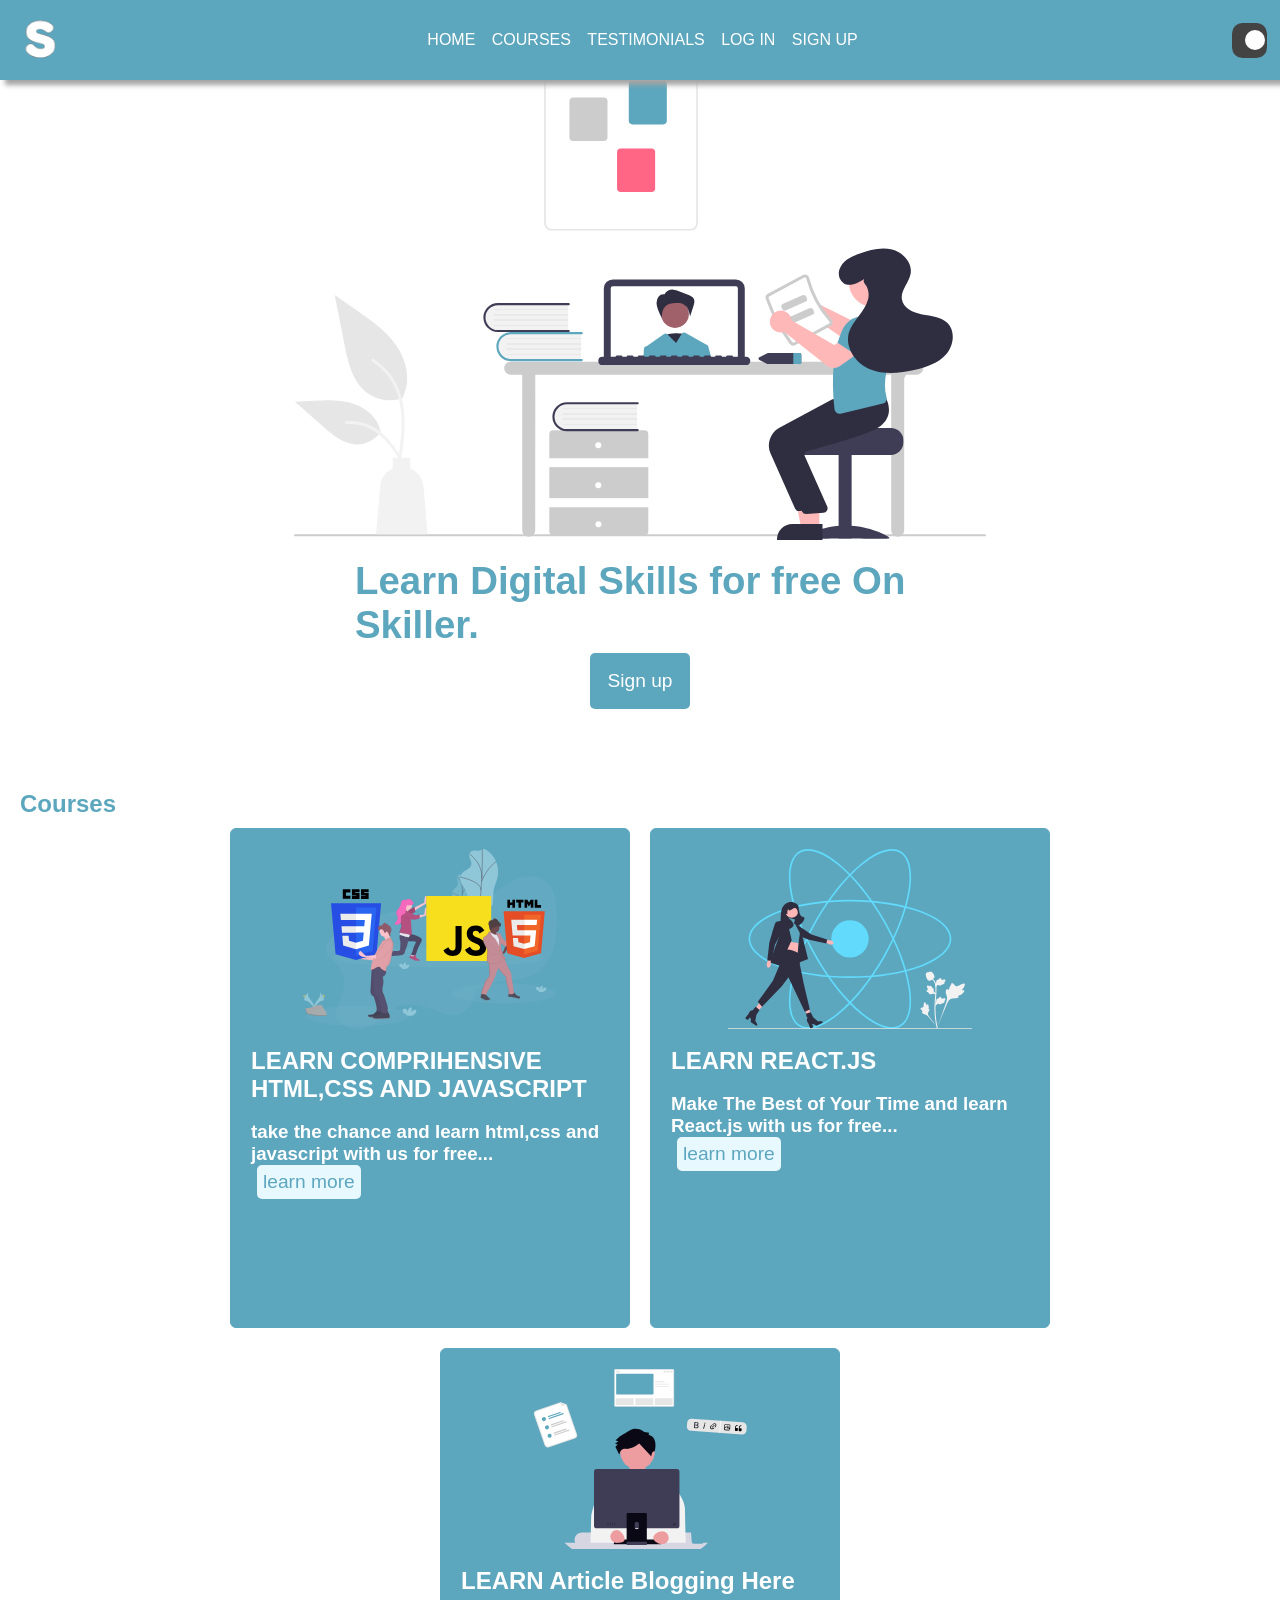
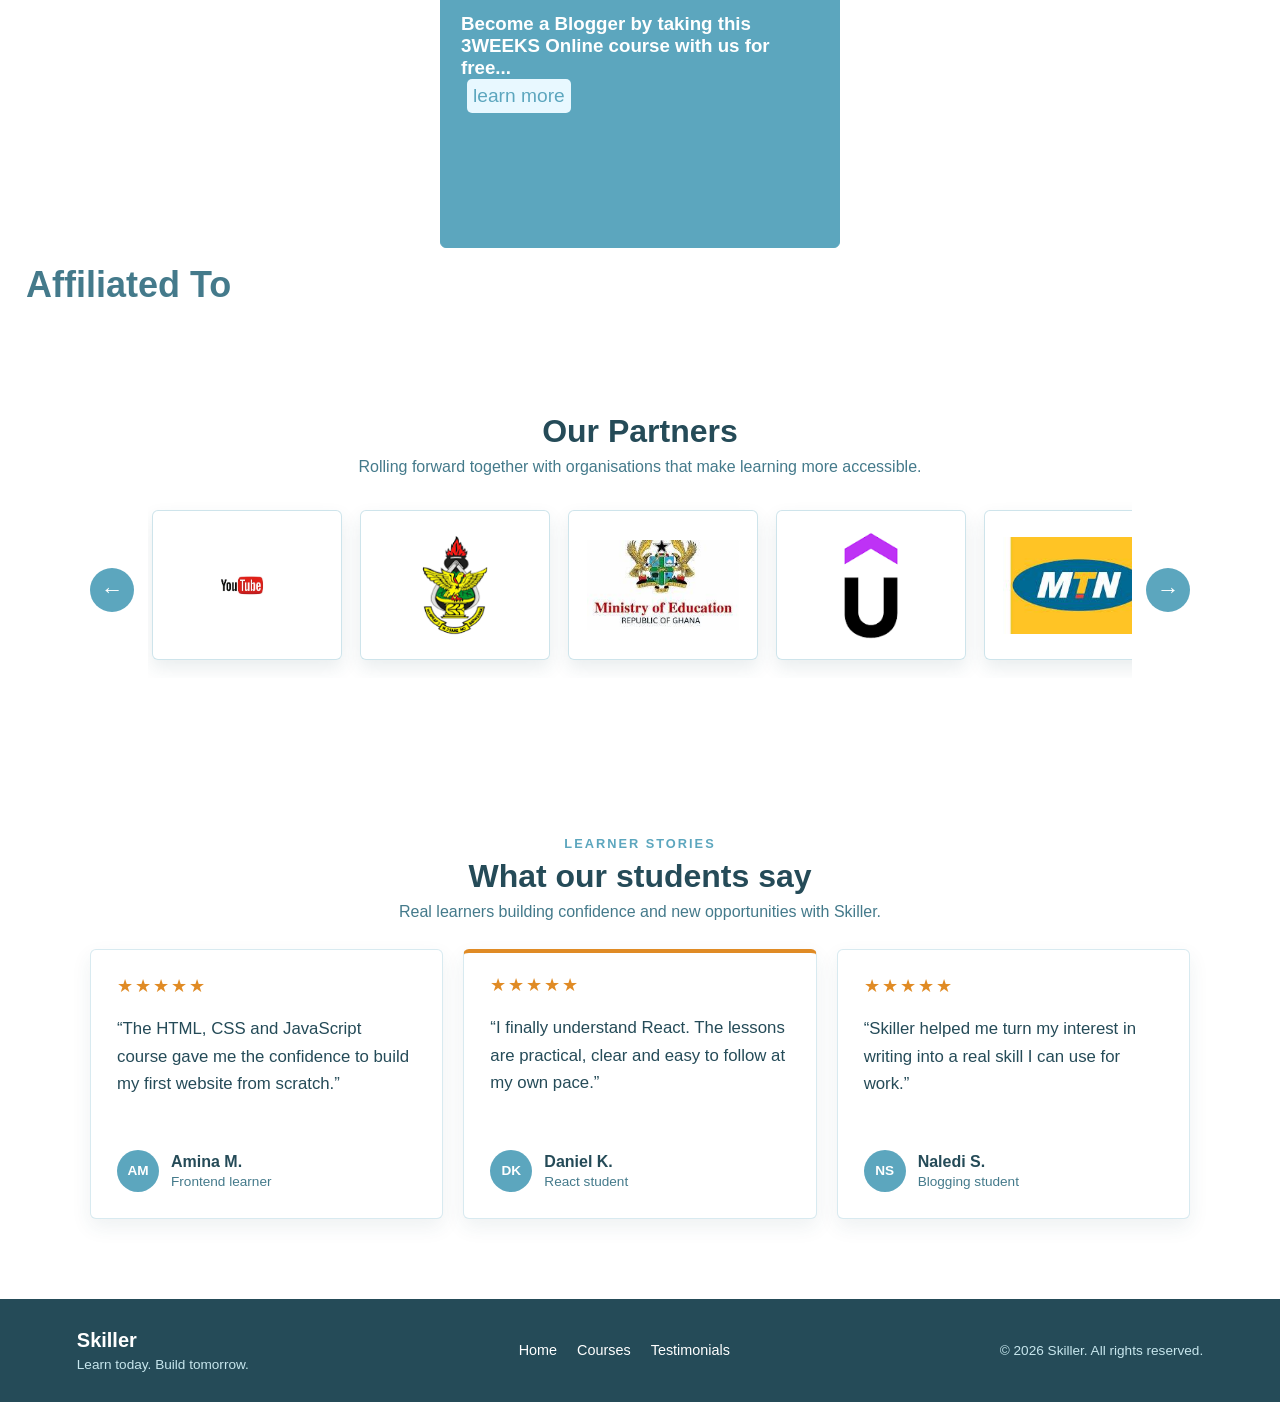
<file: index.html>
<!DOCTYPE html>
<html lang="en">
<head>
    <meta charset="UTF-8">
    <meta name="viewport" content="width=device-width, initial-scale=1.0">
    <title>Elearn</title>
    <link rel="stylesheet" href="style.css">
    <link rel="icon" type="image/png" href="assests/new.png">
</head>
<body>
    <nav>
<div class="logo"><img src="assests/white-s-logo.ico" alt="Skiller logo"></div>

<div class="options">
    <a href="index.html">HOME</a>
    <a href="#section2">COURSES</a>
    <a href="#testimonials">TESTIMONIALS</a>
    <a href="login.html">LOG IN</a>
    <a href="signup.html">SIGN UP</a>

   </div>

   <div class="pc-sizetoggle"><div class="iner-ins"></div></div> 

<div id="manu-button"><img src="assests/menu-closer.svg" width="30px" height="30px"></div>
   
<div class="sidebar">
    <span id="close-button"><img src="assests/x.svg"></span>
    <a href="index.html">HOME</a>
    <a href="courses.html
    ">COURSES</a>
    <a href="#testimonials">TESTIMONIALS</a>
    <a href="login.html">LOG IN</a>
    <a href="signup.html">SIGN UP</a>

   </div>

</nav>


    <main>

        <div class="container">


            <div class="section1">

<div class="intro">

<h1>Learn Digital Skills for free On Skiller.</h1>
<a class="hero-action" href="signup.html"><button type="button">Sign up</button></a>
</div>
<div class="illas">
<img src="assests/undraw_online-learning_tgmv.svg" alt="online learning" title="online learning">
</div>

            </div>

            <div class="section2" id="section2">

                <span class="colls"><h2>Courses</h2></span>

                <div class="courses-arrengment">

                    
<div class="courses-card">
<img src="assests/undraw_static-assets_di5m.svg"   alt="font-end technologies">
<br>
<h2>LEARN COMPRIHENSIVE HTML,CSS AND JAVASCRIPT</h2><br>
<h3>take the chance and learn html,css and javascript with us for free...</h3> <a href="courses.html"><button class="CB">learn more</button></a>
</div>


<div class="courses-card">
<img src="assests/undraw_react_ytu4.svg"   alt="font-end technologies">
<br>
<h2>LEARN REACT.JS</h2><br>
<h3>Make The Best of Your Time and learn React.js with us for free...</h3> <a href="courses.html"><button class="CB">learn more</button></a>
</div>


<div class="courses-card">
<img src="assests/undraw_writing-online_x665.svg"   alt="font-end technologies">
<br>
<h2>LEARN Article Blogging Here</h2><br>
<h3>Become a Blogger by taking this 3WEEKS Online course with us for free...</h3> <a href="courses.html"><button class="CB">learn more</button></a>
</div>
                </div>
       <span class="Af"><h2>Affiliated To</h2></span>         
                </div>


                <div class="section3" id="section3">
                    <div class="partners-heading">
                        <h2>Our Partners</h2>
                        <p>Rolling forward together with organisations that make learning more accessible.</p>
                    </div>
                    <div class="partners-wheel-wrap">
                        <button class="wheel-button wheel-prev" type="button" aria-label="Show previous partners">&#8592;</button>
                        <div class="partners-wheel" tabindex="0" aria-label="Our partners carousel"></div>
                        <button class="wheel-button wheel-next" type="button" aria-label="Show next partners">&#8594;</button>
                    </div>
                </div>

                <section class="testimonials-section" id="testimonials">
                    <div class="testimonials-heading">
                        <span class="eyebrow">Learner stories</span>
                        <h2>What our students say</h2>
                        <p>Real learners building confidence and new opportunities with Skiller.</p>
                    </div>
                    <div class="testimonials-grid">
                        <article class="testimonial-card">
                            <div class="testimonial-stars" aria-label="5 out of 5 stars">★★★★★</div>
                            <blockquote>“The HTML, CSS and JavaScript course gave me the confidence to build my first website from scratch.”</blockquote>
                            <div class="testimonial-author">
                                <span class="author-avatar">AM</span>
                                <div><strong>Amina M.</strong><span>Frontend learner</span></div>
                            </div>
                        </article>
                        <article class="testimonial-card featured-testimonial">
                            <div class="testimonial-stars" aria-label="5 out of 5 stars">★★★★★</div>
                            <blockquote>“I finally understand React. The lessons are practical, clear and easy to follow at my own pace.”</blockquote>
                            <div class="testimonial-author">
                                <span class="author-avatar">DK</span>
                                <div><strong>Daniel K.</strong><span>React student</span></div>
                            </div>
                        </article>
                        <article class="testimonial-card">
                            <div class="testimonial-stars" aria-label="5 out of 5 stars">★★★★★</div>
                            <blockquote>“Skiller helped me turn my interest in writing into a real skill I can use for work.”</blockquote>
                            <div class="testimonial-author">
                                <span class="author-avatar">NS</span>
                                <div><strong>Naledi S.</strong><span>Blogging student</span></div>
                            </div>
                        </article>
                    </div>
                </section>

                </div>
    </main>

    <footer class="site-footer">
        <div class="footer-brand">
            <strong>Skiller</strong>
            <span>Learn today. Build tomorrow.</span>
        </div>
        <div class="footer-links">
            <a href="index.html">Home</a>
            <a href="#section2">Courses</a>
            <a href="#testimonials">Testimonials</a>
        </div>
        <p class="footer-copy">&copy; 2026 Skiller. All rights reserved.</p>
    </footer>
    <script src="script.js?v=3"></script>
</body>
</html>
</file>
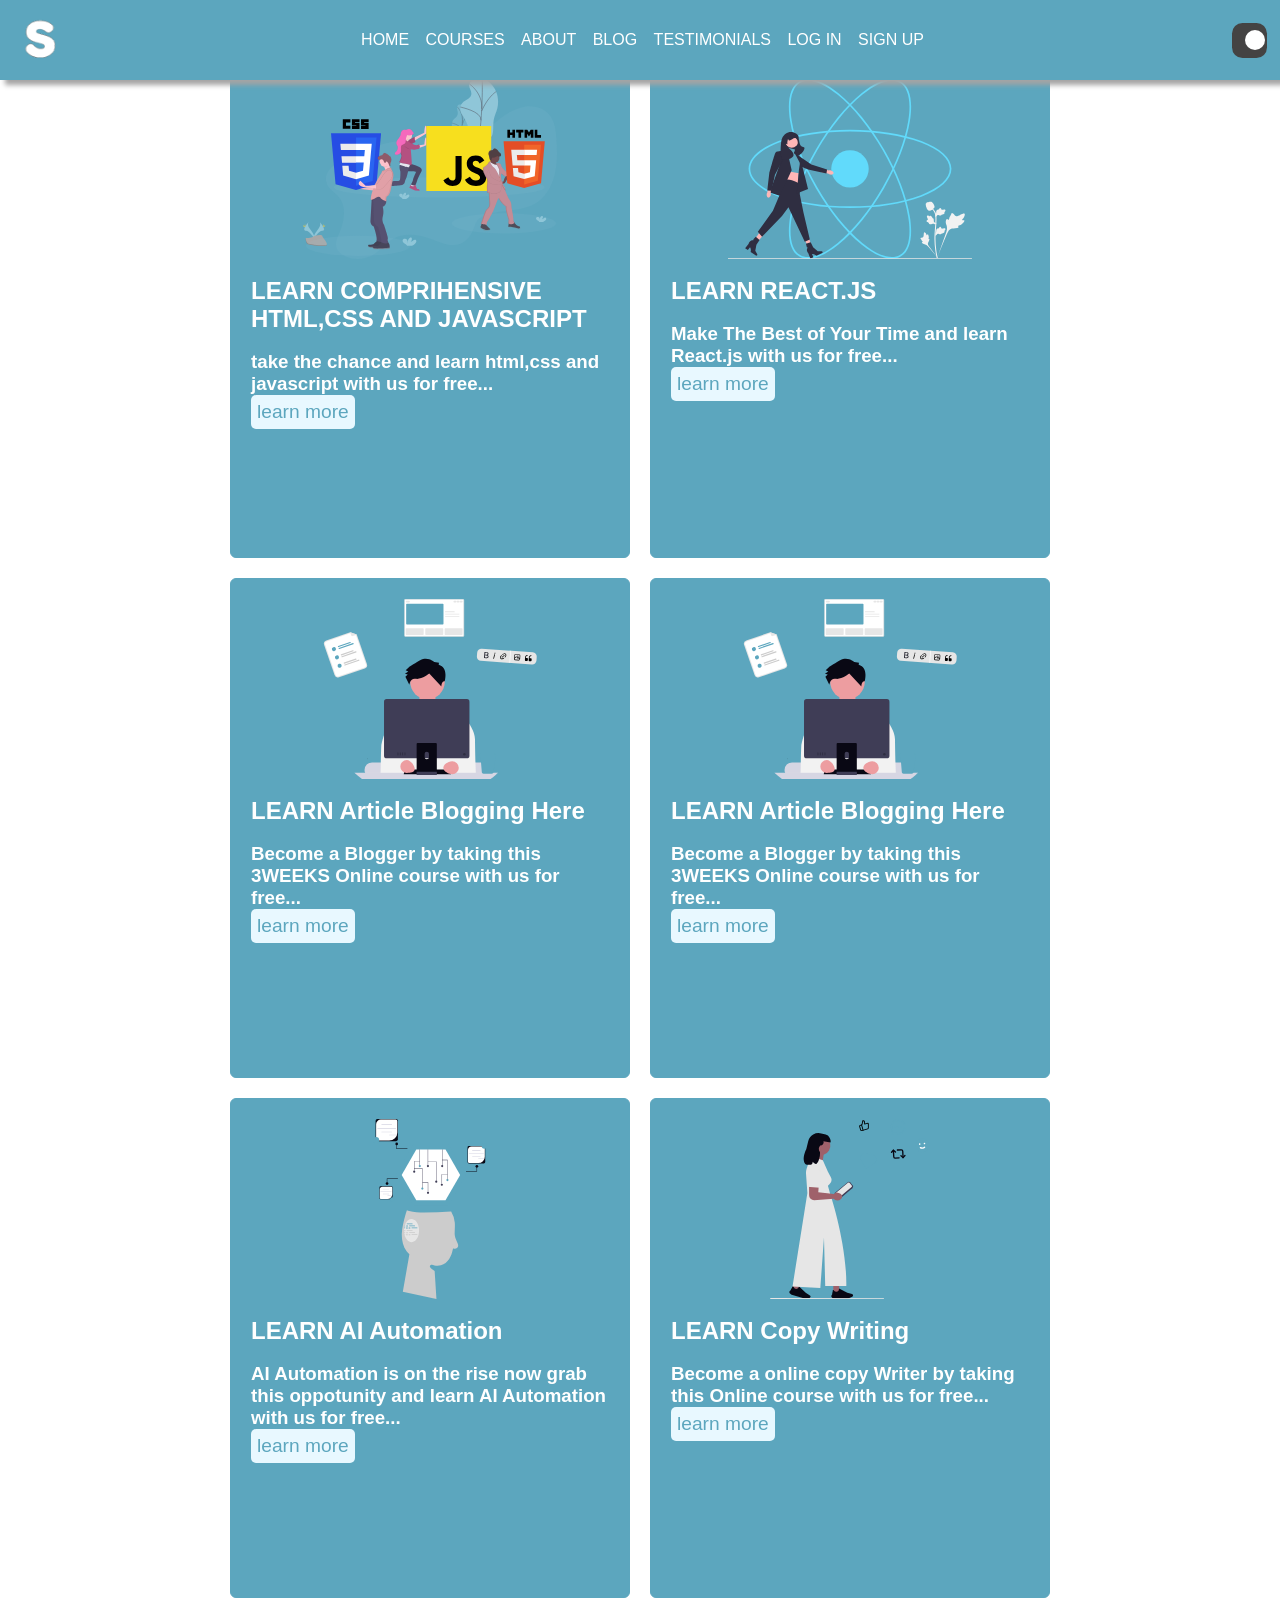
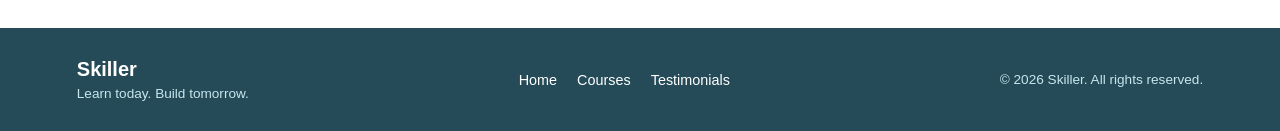
<file: courses.html>
<!DOCTYPE html>
<html lang="en">
<head>
    <meta charset="UTF-8">
    <meta name="viewport" content="width=device-width, initial-scale=1.0">
    <title>Elearn/courses</title>
    <link rel="stylesheet" href="style.css">
    <link rel="icon" type="image/png" href="assests/new.png">
</head>
<body>
<nav>


<div class="logo"><img src="assests/white-s-logo.ico" alt="Skiller logo"></div>

<div class="options">
    <a href="index.html">HOME</a>
    <a href="courses.html">COURSES</a>
    <a href="">ABOUT</a>
    <a href="">BLOG</a>
    <a href="">TESTIMONIALS</a>
    <a href="login.html">LOG IN</a>
    <a href="signup.html">SIGN UP</a>

   </div>

   <div class="pc-sizetoggle"><div class="iner-ins"></div></div> 

<div id="manu-button"><img src="assests/menu-closer.svg" width="30px" height="30px"></div>
   
<div class="sidebar">
    <span id="close-button"><img src="assests/x.svg"></span>
    <a href="index.html">HOME</a>
    <a href="courses.html">COURSES</a>
    <a href="">ABOUT</a>
    <a href="">BLOG</a>
    <a href="">TESTIMONIALS</a>
    <a href="login.html">LOG IN</a>
    <a href="signup.html">SIGN UP</a>

   </div>

</nav>
    <div class="course-main">
<span class="colls" id="kolls"><h2>OUR COURSES</h2></span>





                <div class="courses-arrengment">

                    
<div class="courses-card">
<img src="assests/undraw_static-assets_di5m.svg"   alt="font-end technologies">
<br>
<h2>LEARN COMPRIHENSIVE HTML,CSS AND JAVASCRIPT</h2><br>
<h3>take the chance and learn html,css and javascript with us for free...</h3> <button class="CB">learn more</button>
</div>


<div class="courses-card">
<img src="assests/undraw_react_ytu4.svg"   alt="font-end technologies">
<br>
<h2>LEARN REACT.JS</h2><br>
<h3>Make The Best of Your Time and learn React.js with us for free...</h3> <button class="CB">learn more</button>
</div>


<div class="courses-card">
<img src="assests/undraw_writing-online_x665.svg"   alt="font-end technologies">
<br>
<h2>LEARN Article Blogging Here</h2><br>
<h3>Become a Blogger by taking this 3WEEKS Online course with us for free...</h3> <button class="CB">learn more</button>
</div>

<div class="courses-card">
<img src="assests/undraw_writing-online_x665.svg"   alt="font-end technologies">
<br>
<h2>LEARN Article Blogging Here</h2><br>
<h3>Become a Blogger by taking this 3WEEKS Online course with us for free...</h3> <button class="CB">learn more</button>
</div>


<div class="courses-card">
<img src="assests/undraw_artificial-intelligence_43qa.svg"   alt="font-end technologies">
<br>
<h2>LEARN AI Automation</h2><br>
<h3>AI Automation is on the rise now grab this oppotunity and learn AI Automation with us for free...</h3> <button class="CB">learn more</button>
</div>

<div class="courses-card">
<img src="assests/undraw_social-media-interactions_5rls.svg"  alt="font-end technologies">
<br>
<h2>LEARN Copy Writing</h2><br>
<h3>Become a online copy Writer by taking this Online course with us for free...</h3> <button class="CB">learn more</button>
</div>


                </div>


   </div>


    <footer class="site-footer">
        <div class="footer-brand">
            <strong>Skiller</strong>
            <span>Learn today. Build tomorrow.</span>
        </div>
        <div class="footer-links">
            <a href="index.html">Home</a>
            <a href="#section2">Courses</a>
            <a href="#testimonials">Testimonials</a>
        </div>
        <p class="footer-copy">&copy; 2026 Skiller. All rights reserved.</p>
    </footer>

    <script src="script.js"></script>
</body>
</html>
</file>
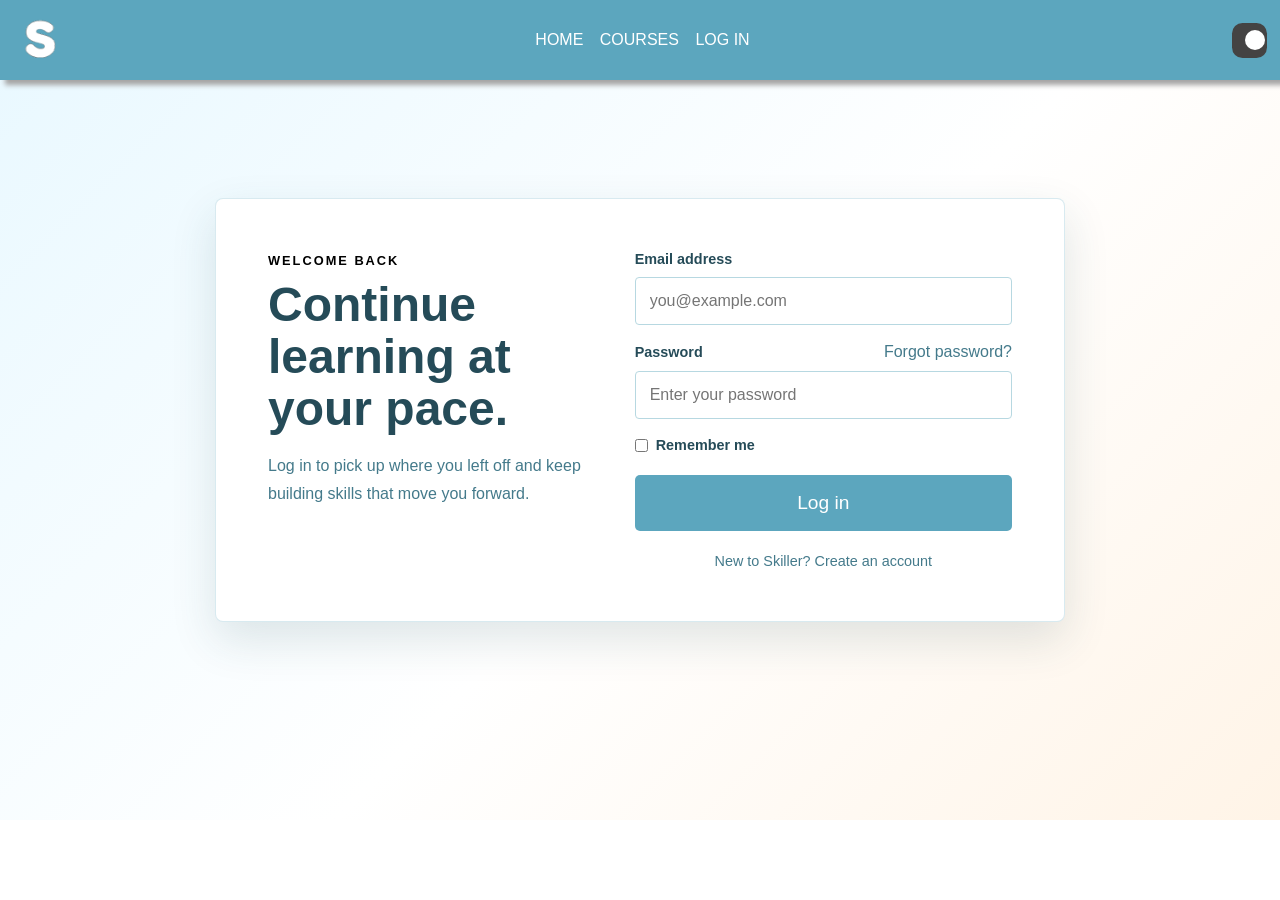
<file: login.html>
<!DOCTYPE html>
<html lang="en">
<head>
    <meta charset="UTF-8">
    <meta name="viewport" content="width=device-width, initial-scale=1.0">
    <title>Log in | Skiller</title>
    <link rel="stylesheet" href="style.css">
    <link rel="icon" type="image/png" href="assests/new.png">
</head>
<body>
    <nav>
        <div class="logo"><img src="assests/white-s-logo.ico" alt="Skiller logo"></div>
        <div class="options">
            <a href="index.html">HOME</a>
            <a href="courses.html">COURSES</a>
            <a href="login.html" aria-current="page">LOG IN</a>
        </div>
        <div class="pc-sizetoggle"><div class="iner-ins"></div></div>
        <div id="manu-button"><img src="assests/menu-closer.svg" width="30" height="30" alt="Open menu"></div>
        <div class="sidebar">
            <span id="close-button"><img src="assests/x.svg" alt="Close menu"></span>
            <a href="index.html">HOME</a>
            <a href="courses.html">COURSES</a>
            <a href="login.html" aria-current="page">LOG IN</a>
        </div>
    </nav>

    <main class="login-page">
        <section class="login-panel" aria-labelledby="login-title">
            <div class="login-copy">
                <span class="eyebrow">Welcome back</span>
                <h1 id="login-title">Continue learning at your pace.</h1>
                <p>Log in to pick up where you left off and keep building skills that move you forward.</p>
            </div>

            <form class="login-form">
                <label for="email">Email address</label>
                <input id="email" name="email" type="email" autocomplete="email" placeholder="you@example.com" required>
                <div class="password-label-row">
                    <label for="password">Password</label>
                    <a href="#">Forgot password?</a>
                </div>
                <input id="password" name="password" type="password" autocomplete="current-password" placeholder="Enter your password" required>
                <label class="remember-option" for="remember">
                    <input id="remember" name="remember" type="checkbox">
                    <span>Remember me</span>
                </label>
                <button type="submit">Log in</button>
                <p class="login-signup">New to Skiller? <a href="signup.html">Create an account</a></p>
            </form>
        </section>
    </main>
    <script src="script.js"></script>
</body>
</html>
</file>
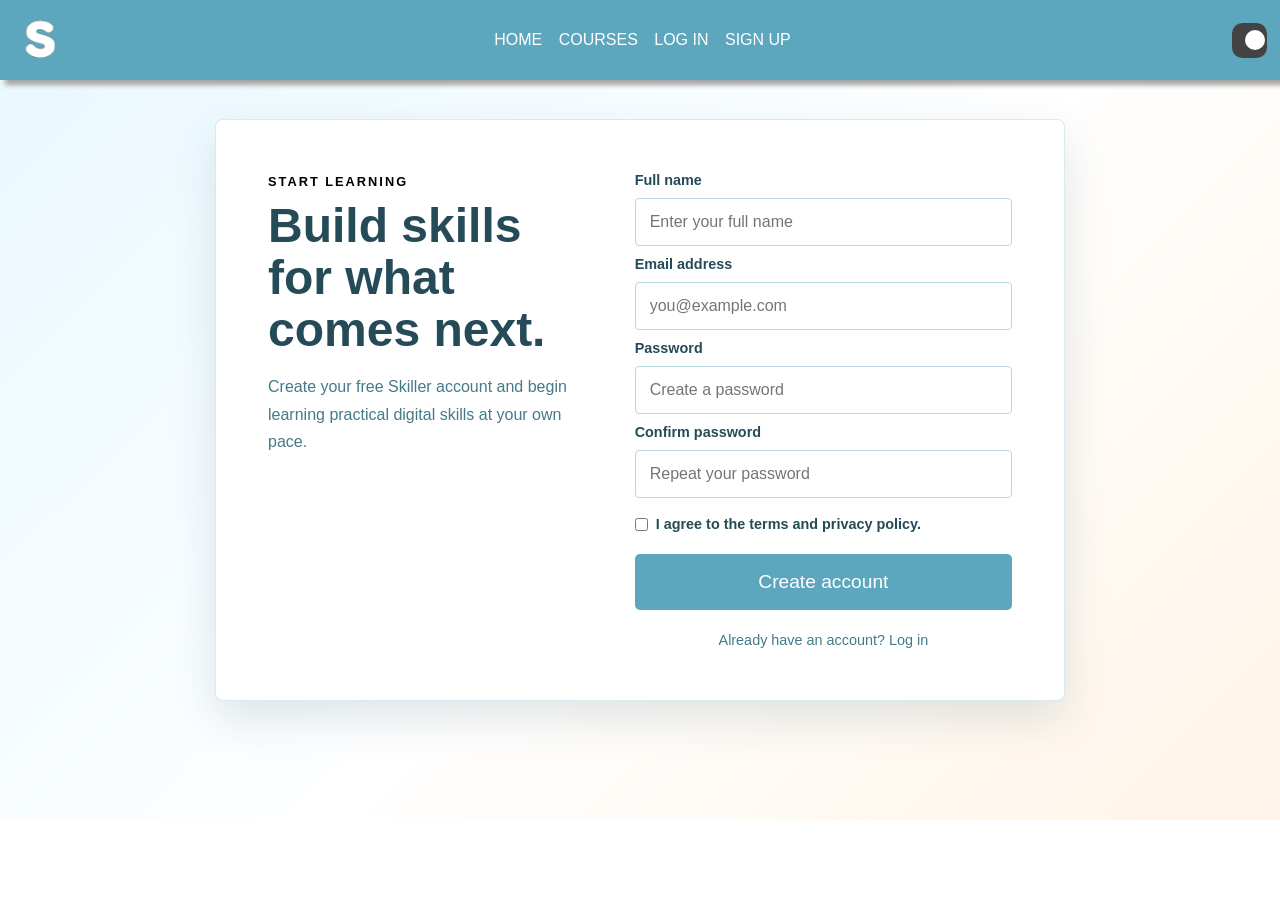
<file: signup.html>
<!DOCTYPE html>
<html lang="en">
<head>
    <meta charset="UTF-8">
    <meta name="viewport" content="width=device-width, initial-scale=1.0">
    <title>Sign up | Skiller</title>
    <link rel="stylesheet" href="style.css">
    <link rel="icon" type="image/png" href="assests/new.png">
</head>
<body>
    <nav>
        <div class="logo"><img src="assests/white-s-logo.ico" alt="Skiller logo"></div>
        <div class="options">
            <a href="index.html">HOME</a>
            <a href="courses.html">COURSES</a>
            <a href="login.html">LOG IN</a>
            <a href="signup.html" aria-current="page">SIGN UP</a>
        </div>
        <div class="pc-sizetoggle"><div class="iner-ins"></div></div>
        <div id="manu-button"><img src="assests/menu-closer.svg" width="30" height="30" alt="Open menu"></div>
        <div class="sidebar">
            <span id="close-button"><img src="assests/x.svg" alt="Close menu"></span>
            <a href="index.html">HOME</a>
            <a href="courses.html">COURSES</a>
            <a href="login.html">LOG IN</a>
            <a href="signup.html" aria-current="page">SIGN UP</a>
        </div>
    </nav>

    <main class="login-page">
        <section class="login-panel" aria-labelledby="signup-title">
            <div class="login-copy">
                <span class="eyebrow">Start learning</span>
                <h1 id="signup-title">Build skills for what comes next.</h1>
                <p>Create your free Skiller account and begin learning practical digital skills at your own pace.</p>
            </div>

            <form class="login-form">
                <label for="name">Full name</label>
                <input id="name" name="name" type="text" autocomplete="name" placeholder="Enter your full name" required>
                <label for="email">Email address</label>
                <input id="email" name="email" type="email" autocomplete="email" placeholder="you@example.com" required>
                <label for="password">Password</label>
                <input id="password" name="password" type="password" autocomplete="new-password" placeholder="Create a password" minlength="8" required>
                <label for="confirm-password">Confirm password</label>
                <input id="confirm-password" name="confirm-password" type="password" autocomplete="new-password" placeholder="Repeat your password" minlength="8" required>
                <label class="remember-option" for="terms">
                    <input id="terms" name="terms" type="checkbox" required>
                    <span>I agree to the terms and privacy policy.</span>
                </label>
                <button type="submit">Create account</button>
                <p class="login-signup">Already have an account? <a href="login.html">Log in</a></p>
            </form>
        </section>
    </main>
    <script src="script.js"></script>
</body>
</html>
</file>
<file: style.css>
*{transition: all 0.4s ease;
    padding: 0;
    margin: 0;
    box-sizing: border-box;
    font-family: 'Trebuchet MS', 'Lucida Sans Unicode', 'Lucida Grande', 'Lucida Sans', Arial, sans-serif;
}
html{
    scroll-behavior: smooth;
}
body{
    background-color: white;
}
img{
max-width: 100%;
height: auto;
}
nav{
    position: fixed;
    top: 0;
    z-index: 999;
    width: 100%;
    display: flex;
    align-items: center;
    justify-content: space-between;
    padding: 13px;
    background-color: #5ca6be;
    height: 80px;
    box-shadow: 5px 5px 5px rgb(165, 164, 164);

}
.logo {
    align-items: center;
    display: flex;
    height: 54px;
    width: 54px;
}
.logo img {
    display: block;
    height: 100%;
    object-fit: contain;
    width: 100%;
}
a{
    text-decoration: none;
    padding: 6px;
    color: white;
    font-family: 'Trebuchet MS', 'Lucida Sans Unicode', 'Lucida Grande', 'Lucida Sans', Arial, sans-serif;

} 
.options{
    padding-right: 14px;
    
}
a:hover{
    transform: scale(1.1);
    color: #e8f8ff;
    text-decoration: underline;
    text-transform: lowercase;
}
#manu-button{
    cursor: pointer;
    display: none;
    padding-right: 14px;
}
.sidebar{
    position: fixed;
    top: 0;
    left: 0;
    width: 100%;
    height: 100%;
    background-color: white;
    transition: 0.5s;
    color: rgb(92, 166, 190);
    z-index: 1;
    display: none;
    align-items: center;

    gap: 10px;
    flex-direction: column; 
}
.sidebar #close-button{
    position: absolute;
    padding-right: 14px;
  cursor: pointer;
  top: 10px;
  right: 0;
  margin-top: 10px;
}
.sidebar a{
    font-size: 20px;
    color: rgb(92, 166, 190);
}
.sidebar a:first-of-type {
    margin-top: 50px;
}
.sidebar a:hover{
    transform: scale(1.1);
    color: #e8f8ff;
    text-decoration: underline;
    text-transform: lowercase;
    background-color: rgb(92, 166, 190);
    color: white;
    width: 100%;
    text-align: center;
}
.pc-sizetoggle{
   cursor: pointer;
    width: 35px;
    height: 35px;
    border-radius: 30%;
    background-color: rgb(68, 67, 67);
    position: relative;
    display: flex;
    align-items: center;
    justify-content: center;
}
.iner-ins {
    border-radius: 20px;
    height: 20px;
   width: 20px;
   background-color: white;
    position: absolute;
    margin: 2px;
    right: 0;
    
}



body.dark-mode {
    background-color: #121212;
    color: white;
}
.sidebar.dark-mode{
    background-color: #222;

}

body.dark-mode nav {
    background-color: #222;
}
body.dark-mode .login-page {
    background: linear-gradient(135deg, #121212 0%, #1d2d33 55%, #30271d 100%);
}
body.dark-mode .login-panel {
    background-color: #1f292d;
    border-color: rgba(199, 230, 237, 0.2);
    box-shadow: 0 18px 45px rgba(0, 0, 0, 0.35);
}
body.dark-mode .login-copy h1,
body.dark-mode .login-form label {
    color: #e8f8ff;
}
body.dark-mode .login-copy p,
body.dark-mode .login-signup,
body.dark-mode .password-label-row a,
body.dark-mode .login-signup a {
    color: #c7e6ed;
}
body.dark-mode .login-form input[type="text"],
body.dark-mode .login-form input[type="email"],
body.dark-mode .login-form input[type="password"] {
    background-color: #12191c;
    border-color: #447a8b;
    color: #e8f8ff;
}
body.dark-mode .login-form input::placeholder {
    color: #9bbbc4;
}
.clorechange{
    background-color: white;
}
.sun{
    background-color: black;
    left: 0;
}

@media (max-width: 600px){
  .options{
    display: none;
  }
 #manu-button{
    display: block;
  } 
 .pc-sizetoggle {
    display: none;
  }

}
.container{
    height: 100%;
   width: 100%;
    display: flex;
    align-items: center;
    flex-direction: column;
    color:#5ca6be ;

}
.section1{
    display: flex;
    flex-wrap: wrap-reverse;
    align-items: center;
    justify-content: space-evenly;
    width: 100%;
    height: 100%;
    padding: 40px;
    background-color: transparent;

}
.intro{display: flex;
    flex-direction: column;
    align-items: center;
    padding: 15px;
    font-size: 1.2rem;
    width: 600px;
    column-gap: 5px;
}
button{
    cursor: pointer;
    padding: 17px;
    border: none;
    background-color: #5ca6be;
    color: white;
    border-radius:5px;
    font-size: 1.2rem;
}
button:hover{
     transition: all 0.3s ease;
    padding: 18px;
    background-color: #8fc6d8;
    color: rgb(78, 108, 116);
}
.section2{
display: flex;
flex-direction: column;
      width: 100%;
    height: 100%;
    padding: 20px;
    background-color: transparent;
}
.courses-arrengment{
    display: flex;
    flex-wrap: wrap;
    align-items: center;
    justify-content: center;
    height: 100%;
    width: 100%;
    grid-column: 10px;
    flex-wrap: wrap;
}
.courses-card{
   padding: 20px;
  height: 500px;
  width: 400px;
    border: 1px solid #5ca6be;
    border-radius: 6px;
    color: white;
    background-color: #5ca6be;
    cursor: pointer;
    gap: 6px;
    margin: 10px;

}
.courses-card:hover{
padding: 25px;

}
.courses-card img {
    display: block;
    width: 100%;
    height: 180px;
    object-fit: contain;
}
.CB {
    background-color: #e8f8ff;
    color: #5ca6be;
    padding: 6px;
}
.course-main{
    display: flex;
    flex-direction: column;
    align-items: center;
    justify-content: center;
    padding: 20px;
    height: 100%;
    width: 100%;
    color: #5ca6be;
}
.login-page {
    align-items: center;
    background: linear-gradient(135deg, #e8f8ff 0%, #ffffff 55%, #fff4e7 100%);
    display: flex;
    justify-content: center;
    min-height: calc(100vh - 80px);
    padding: 50px 20px;
}
.login-panel {
    background-color: white;
    border: 1px solid rgba(92, 166, 190, 0.24);
    border-radius: 8px;
    box-shadow: 0 18px 45px rgba(37, 75, 88, 0.14);
    display: grid;
    gap: 46px;
    grid-template-columns: minmax(220px, 0.85fr) minmax(280px, 1fr);
    max-width: 850px;
    padding: 52px;
    width: 100%;
}
.login-copy h1 {
    color: #254b58;
    font-size: clamp(2rem, 4vw, 3rem);
    line-height: 1.08;
    margin: 10px 0 18px;
}
.login-copy p {
    color: #447a8b;
    line-height: 1.7;
}
.login-form {
    display: flex;
    flex-direction: column;
    gap: 10px;
}
.login-form label {
    color: #254b58;
    font-size: 0.9rem;
    font-weight: bold;
}
.login-form input[type="text"],
.login-form input[type="email"],
.login-form input[type="password"] {
    border: 1px solid #b7d8e1;
    border-radius: 4px;
    color: #254b58;
    font-size: 1rem;
    padding: 14px;
    width: 100%;
}
.login-form input:focus {
    border-color: #5ca6be;
    outline: 2px solid rgba(92, 166, 190, 0.2);
}
.password-label-row {
    align-items: center;
    display: flex;
    justify-content: space-between;
    margin-top: 8px;
}
.password-label-row a,
.login-signup a {
    color: #447a8b;
    padding: 0;
}
.remember-option {
    align-items: center;
    display: flex;
    gap: 8px;
    margin: 8px 0 12px;
}
.remember-option input {
    accent-color: #5ca6be;
}
.login-form button {
    width: 100%;
}
.login-signup {
    color: #447a8b;
    font-size: 0.9rem;
    margin-top: 12px;
    text-align: center;
}
.Af{
    font-size: 1.5rem;
    font-weight: 500;
    padding: 6px;
    color: #447a8b;
}
.section3{
    display: flex;
    flex-direction: column;
    align-items: center;
    justify-content: center;
    gap: 26px;
    padding: 64px 20px 72px;
    min-height: 430px;
    background-color: white;
    width: 100%;
}
.partners-heading {
    max-width: 620px;
    text-align: center;
}
.partners-heading h2 {
    color: #254b58;
    font-size: 2rem;
    margin: 6px 0 8px;
}
.partners-heading p {
    color: #447a8b;
}
.eyebrow {
    font-size: 0.8rem;
    font-weight: bold;
    letter-spacing: 2px;
    text-transform: uppercase;
}
.partners-wheel-wrap {
    display: flex;
    align-items: center;
    gap: 14px;
    max-width: 1100px;
    min-width: 0;
    width: 100%;
}
.partners-wheel {
    display: flex;
    gap: 18px;
    flex: 1 1 auto;
    overflow-x: auto;
    overscroll-behavior-x: contain;
    scroll-behavior: smooth;
    scrollbar-width: thin;
    scrollbar-color: #5ca6be transparent;
    min-width: 0;
    padding: 8px 4px 18px;
    width: 100%;
}
.partner-card {
    align-items: center;
    background: rgba(255, 255, 255, 0.88);
    border: 1px solid rgba(92, 166, 190, 0.3);
    border-radius: 6px;
    display: flex;
    flex: 0 0 190px;
    height: 150px;
    justify-content: center;
    padding: 18px;
    box-shadow: 0 8px 18px rgba(37, 75, 88, 0.1);
}
.partner-card img {
    height: 100%;
    object-fit: contain;
    width: 100%;
}
.wheel-button {
    background-color: #5ca6be;
    border-radius: 50%;
    flex: 0 0 44px;
    font-size: 1.4rem;
    height: 44px;
    padding: 0;
    width: 44px;
}
.wheel-button:hover {
    padding: 0;
}
.testimonials-section {
    align-items: center;
    background-color: white;
    display: flex;
    flex-direction: column;
    gap: 28px;
    padding: 72px 20px 80px;
    width: 100%;
}
.testimonials-heading {
    max-width: 620px;
    text-align: center;
}
.testimonials-heading h2 {
    color: #254b58;
    font-size: 2rem;
    margin: 6px 0 8px;
}
.testimonials-heading p {
    color: #447a8b;
}
.testimonials-grid {
    display: grid;
    gap: 20px;
    grid-template-columns: repeat(3, minmax(0, 1fr));
    max-width: 1100px;
    width: 100%;
}
.testimonial-card {
    background-color: white;
    border: 1px solid rgba(92, 166, 190, 0.24);
    border-radius: 6px;
    box-shadow: 0 8px 20px rgba(37, 75, 88, 0.08);
    display: flex;
    flex-direction: column;
    min-height: 270px;
    padding: 26px;
}
.featured-testimonial {
    border-top: 4px solid #e08b25;
    padding-top: 22px;
}
.testimonial-stars {
    color: #e08b25;
    font-size: 1.1rem;
    letter-spacing: 2px;
}
.testimonial-card blockquote {
    color: #254b58;
    flex: 1;
    font-size: 1.05rem;
    line-height: 1.65;
    margin: 18px 0 24px;
}
.testimonial-author {
    align-items: center;
    display: flex;
    gap: 12px;
}
.author-avatar {
    align-items: center;
    background-color: #5ca6be;
    border-radius: 50%;
    color: white;
    display: flex;
    flex: 0 0 42px;
    font-size: 0.85rem;
    font-weight: bold;
    height: 42px;
    justify-content: center;
    width: 42px;
}
.testimonial-author strong,
.testimonial-author span:last-child {
    display: block;
}
.testimonial-author strong {
    color: #254b58;
}
.testimonial-author span:last-child {
    color: #447a8b;
    font-size: 0.85rem;
    margin-top: 3px;
}
.site-footer {
    align-items: center;
    background-color: #254b58;
    color: white;
    display: flex;
    gap: 28px;
    justify-content: space-between;
    padding: 30px 6%;
    width: 100%;
}
.footer-brand {
    display: flex;
    flex-direction: column;
    gap: 5px;
}
.footer-brand strong {
    font-size: 1.25rem;
}
.footer-brand span,
.footer-copy {
    color: #c7e6ed;
    font-size: 0.85rem;
}
.footer-links {
    display: flex;
    gap: 8px;
}
.footer-links a {
    font-size: 0.9rem;
}
.footer-copy {
    margin: 0;
}
@media (max-width: 600px){
    .login-page {
        padding: 28px 14px;
    }
    .login-panel {
        gap: 30px;
        grid-template-columns: 1fr;
        padding: 30px 22px;
    }
    .section3 {
        padding: 48px 12px 56px;
    }
    .partners-heading h2 {
        font-size: 1.6rem;
    }
    .partners-wheel-wrap {
        gap: 7px;
    }
    .partner-card {
        flex-basis: 160px;
        height: 130px;
    }
    .wheel-button {
        flex-basis: 36px;
        height: 36px;
        width: 36px;
    }
    .testimonials-section {
        padding: 52px 12px 60px;
    }
    .testimonials-heading h2 {
        font-size: 1.6rem;
    }
    .testimonials-grid {
        grid-template-columns: 1fr;
        max-width: 420px;
    }
    .site-footer {
        align-items: flex-start;
        flex-direction: column;
        gap: 18px;
        padding: 30px 20px;
    }
    .footer-links {
        flex-wrap: wrap;
    }
}
</file>
